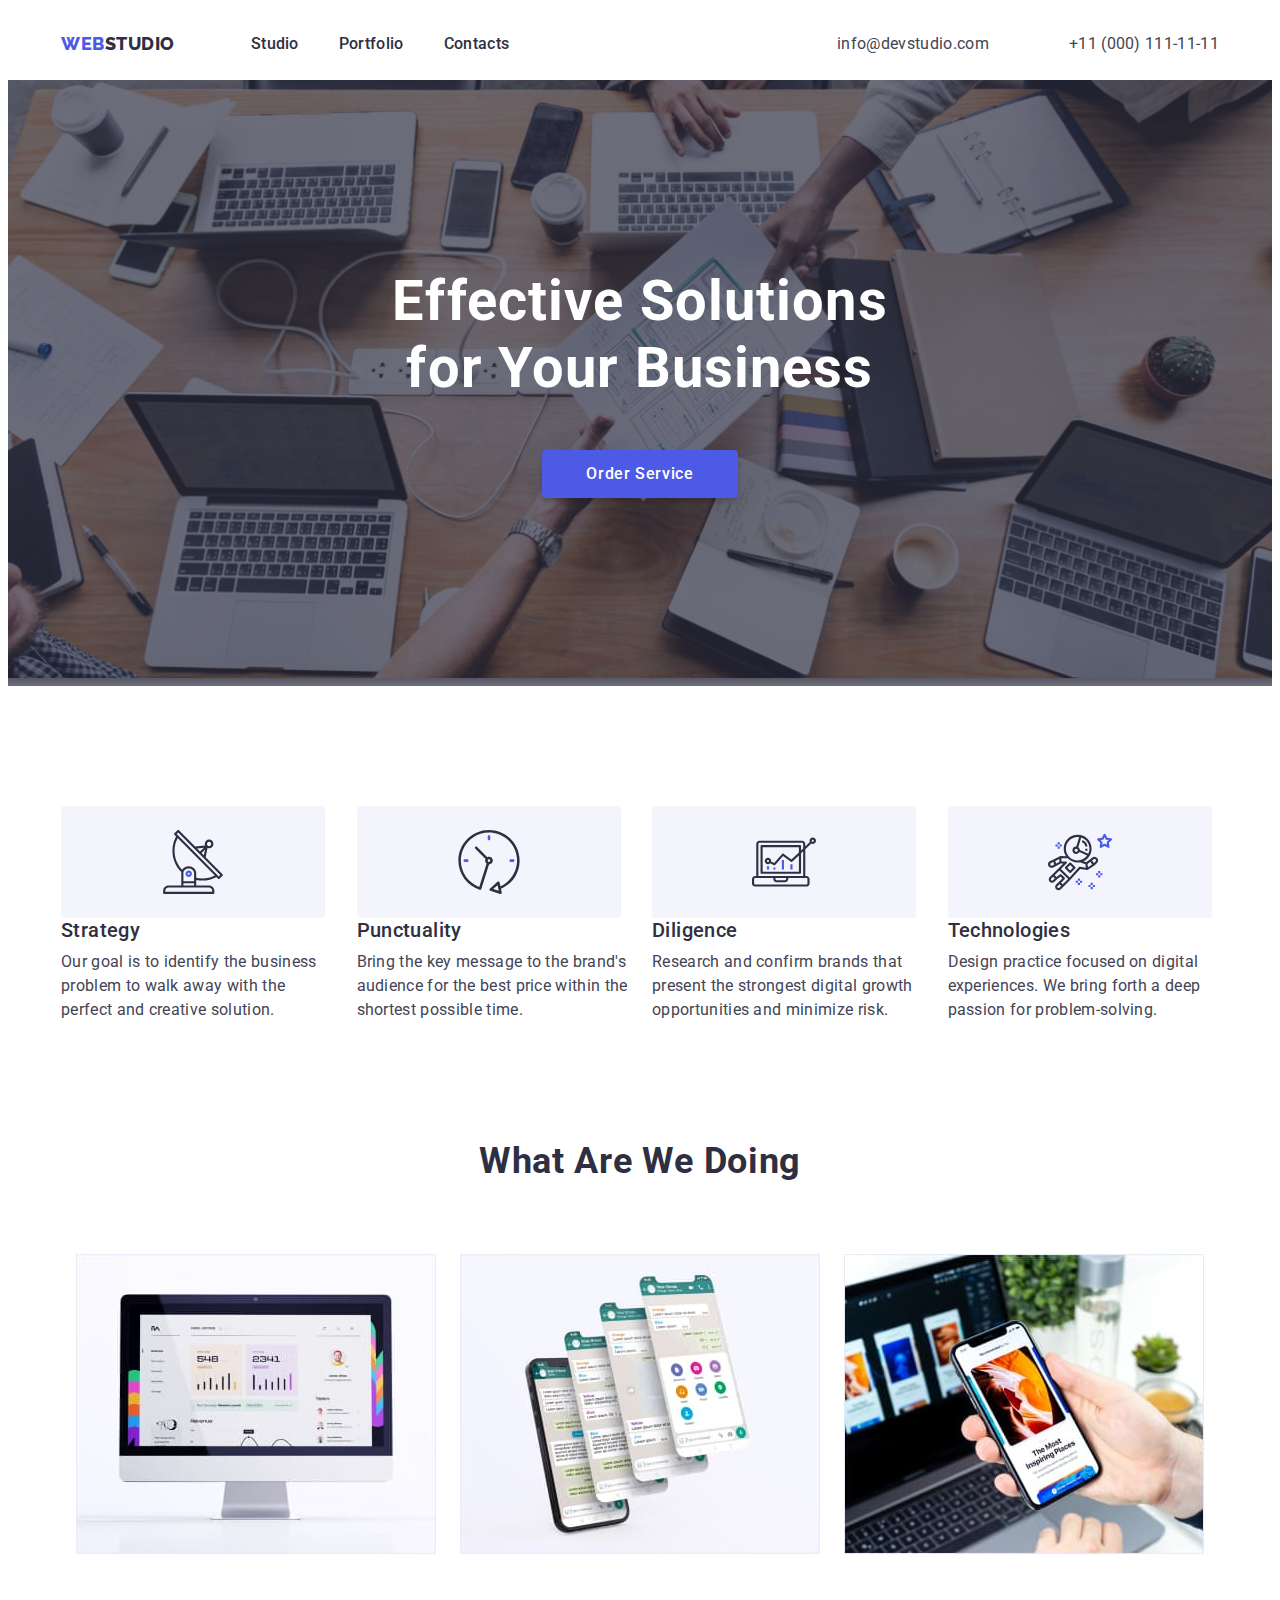
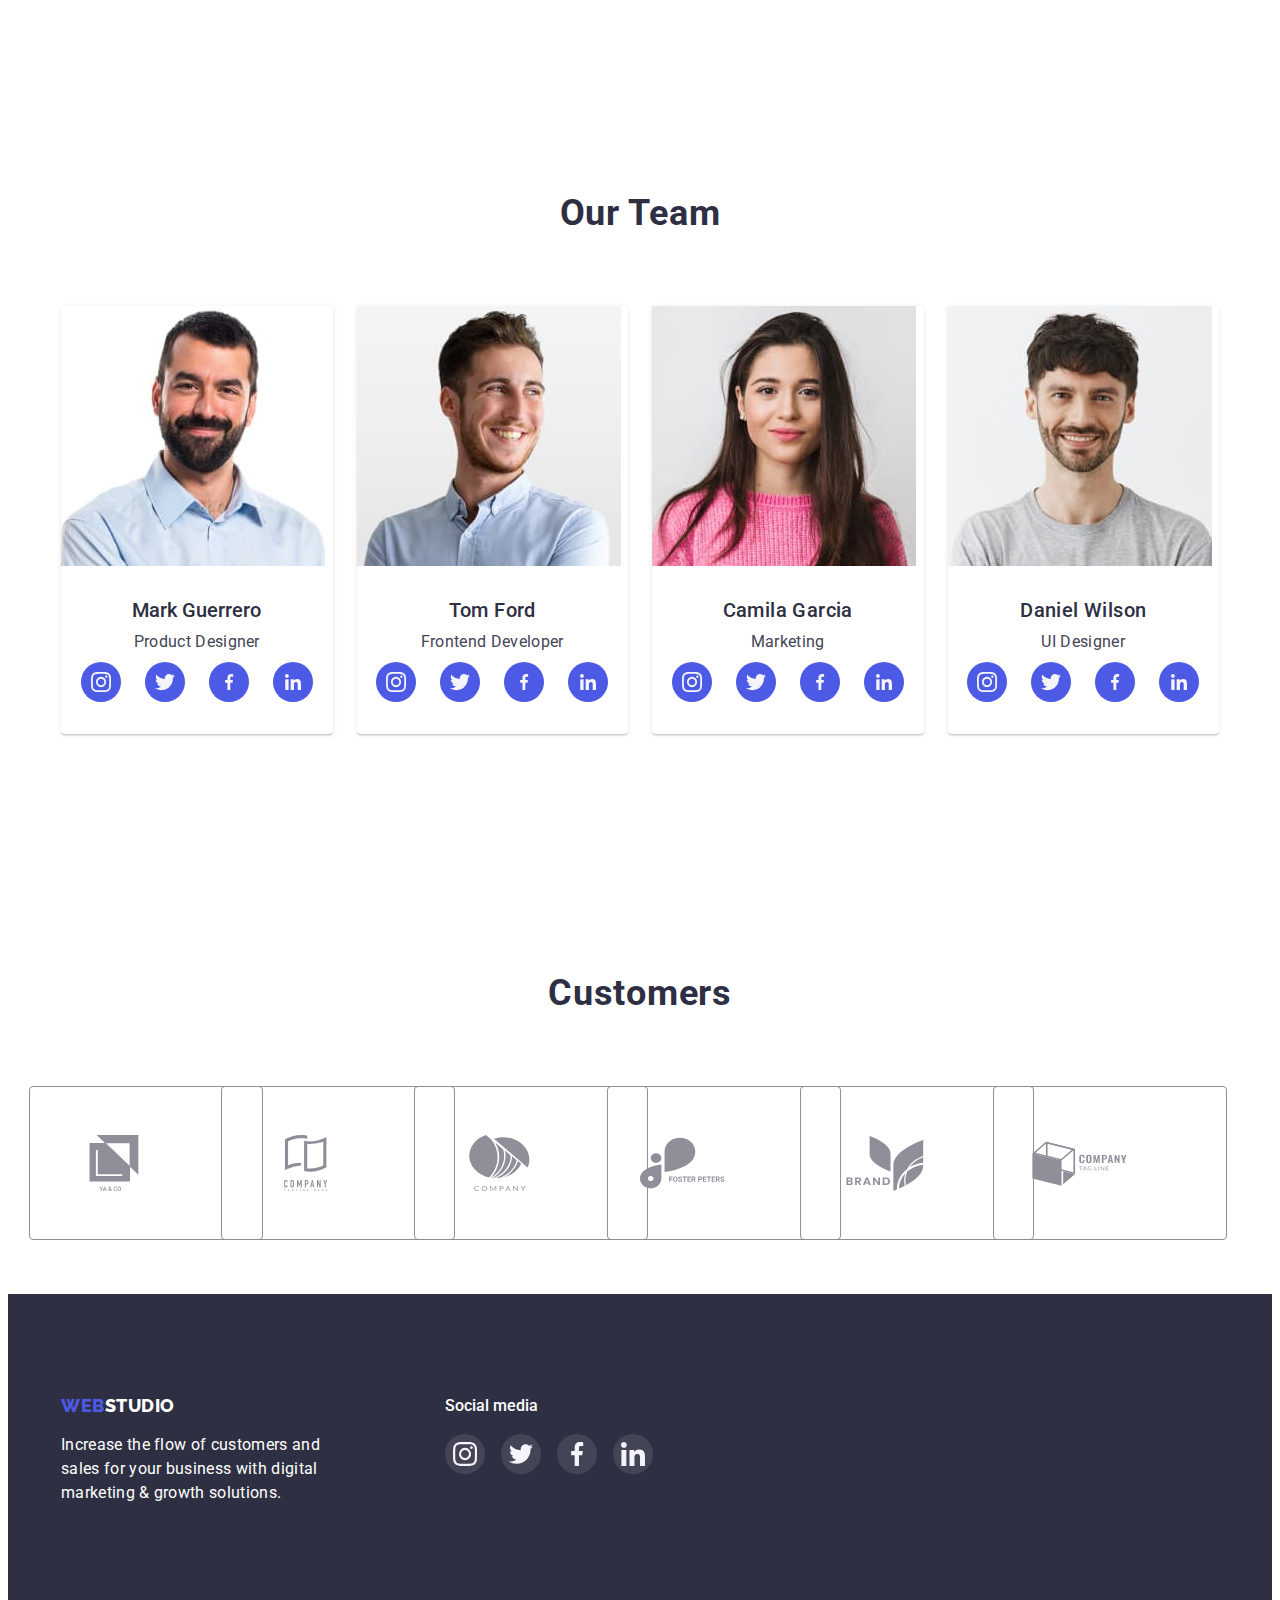
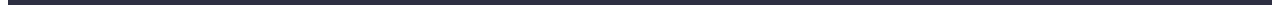
<file: index.html>
<!DOCTYPE html>
<html lang="en">
  <head>
    <meta charset="UTF-8" />
    <meta http-equiv="X-UA-Compatible" content="IE=edge" />
    <meta name="viewport" content="width=device-width, initial-scale=1.0" />
    <title>web-studia</title>

    <link
      rel="stylesheet"
      href="https://cdnjs.cloudflare.com/ajax/libs/modern-normalize/1.1.0/modern-normalize.min.css"
      integrity="sha512-wpPYUAdjBVSE4KJnH1VR1HeZfpl1ub8YT/NKx4PuQ5NmX2tKuGu6U/JRp5y+Y8XG2tV+wKQpNHVUX03MfMFn9Q=="
      crossorigin="anonymous"
      referrerpolicy="no-referrer"
    />
    <link rel="preconnect" href="https://fonts.googleapis.com" />
    <link rel="preconnect" href="https://fonts.gstatic.com" crossorigin />
    <link rel="preconnect" href="https://fonts.googleapis.com" />
    <link rel="preconnect" href="https://fonts.gstatic.com" crossorigin />
    <link
      href="https://fonts.googleapis.com/css2?family=Montserrat:wght@400;700&family=Open+Sans:ital@1&family=Raleway:wght@800&family=Roboto:wght@400;500;700&display=swap"
      rel="stylesheet"
    />
    <link rel="stylesheet" href="./css/styles.css" />
  </head>
  <body>
    <header class="header">
      <div class="container header-container">
        <nav class="header-navigation">
          <a href="./portfolio.html" class="logo link"
            >Web<span class="second-logo link">Studio</span>
          </a>
          <ul class="header-list list">
            <li class="header-item">
              <a href="./portfolio.html" class="header-link link">Studio</a>
            </li>
            <li class="header-item">
              <a href="./portfolio.html" class="header-link link">Portfolio</a>
            </li>
            <li class="header-item">
              <a href="./portfolio.html" class="header-link link">Contacts</a>
            </li>
          </ul>
        </nav>
        <address class="header-address">
          <ul class="header-list list">
            <li>
              <a href="mailto:info@devstudio.com" class="header-email link"
                >info@devstudio.com</a
              >
            </li>
            <li>
              <a href="tel:+110001111111" class="header-tel link"
                >+11 (000) 111-11-11</a
              >
            </li>
          </ul>
        </address>
      </div>
    </header>
    <main>
      <!-- Hero-section -->
      <section class="section hero">
        <div class="container">
          <h1 class="hero-efectiv-sol">
            Effective Solutions for Your Business
          </h1>
          <button type="button" class="hero-btn">Order Service</button>
        </div>
      </section>
      <!--/Hero-section -->

      <!-- Section-about -->
      <section class="section about">
        <div class="container">
          <ul class="goal-list">
            <li class="about-item">
              <div class="about-sizes">
                <svg class="about-item-icon" width="64" height="64">
                  <use
                    href="./images/symbol-defs-3.svg#icon-icon-Icon-Strategy"
                  ></use>
                </svg>
              </div>
              <h3 class="about-title">Strategy</h3>
              <p class="about-text">
                Our goal is to identify the business problem to walk away with
                the perfect and creative solution.
              </p>
            </li>
            <li class="about-item">
              <div class="about-sizes">
                <svg class="about-item-icon" width="64" height="64">
                  <use
                    href="./images/symbol-defs-3.svg#icon-icon-Icon-Punctuality"
                  ></use>
                </svg>
              </div>
              <h3 class="about-title">Punctuality</h3>
              <p class="about-text">
                Bring the key message to the brand's audience for the best price
                within the shortest possible time.
              </p>
            </li>
            <li class="about-item">
              <div class="about-sizes">
                <svg class="about-item-icon" width="64" height="64">
                  <use
                    href="./images/symbol-defs-3.svg#icon-icon-Icon-Diligence"
                  ></use>
                </svg>
              </div>
              <h3 class="about-title">Diligence</h3>
              <p class="about-text">
                Research and confirm brands that present the strongest digital
                growth opportunities and minimize risk.
              </p>
            </li>
            <li class="about-item">
              <div class="about-sizes">
                <svg class="about-item-icon" width="64" height="64">
                  <use
                    href="./images/symbol-defs-3.svg#icon-icon-Icon-Technologies"
                  ></use>
                </svg>
              </div>
              <h3 class="about-title">Technologies</h3>
              <p class="about-text">
                Design practice focused on digital experiences. We bring forth a
                deep passion for problem-solving.
              </p>
            </li>
          </ul>
        </div>
      </section>
      <!-- /Section-about -->

      <!-- Section-doing-->
      <section class="section section-doing">
        <div class="container">
          <h2 class="section-doing-doing">What are we doing</h2>
          <ul class="section-doing list">
            <li class="doing-iteam">
              <img
                src="./images/about-img-1.jpg.jpg"
                alt="site"
                width="360"
                height="300"
              />
            </li>
            <li class="doing-iteam">
              <img
                src="./images/about-img-3.jpg.jpg"
                alt="what are we doing"
                width="360"
                height="300"
              />
            </li>
            <li class="doing-iteam">
              <img
                src="./images/about-img-2.jpg.jpg"
                alt="what are we doing"
                width="360"
                height="300"
              />
            </li>
          </ul>
        </div>
      </section>
      <!-- /Section-doing -->

      <!-- Section-Our team -->
      <section class="section our-team">
        <div class="container">
          <h2 class="our-tam-team">Our Team</h2>
          <ul class="our-team-list list">
            <li class="our-team-background">
              <img
                src="./images/about-img-4.jpg.jpg"
                alt="our team"
                width="264"
              />
              <div class="our-team-sizes">
                <h3 class="our-team-name-first">Mark Guerrero</h3>
                <p class="our-team-job">Product Designer</p>
                <ul class="our-team-social-list list">
                  <li class="team-social-item">
                    <a href="" class="team-social-link link">
                      <svg class="teams-social-icon" width="20" height="20">
                        <use
                          href="./images/symbol-defs.svg#icon-instagram-2"
                        ></use>
                      </svg>
                    </a>
                  </li>
                  <li class="team-social-item">
                    <a href="" class="team-social-link link"
                      ><svg class="teams-social-icon" width="20" height="20">
                        <use
                          href="./images/symbol-defs.svg#icon-twitter-4"
                        ></use>
                      </svg>
                    </a>
                  </li>
                  <li class="team-social-item">
                    <a href="" class="team-social-link link"
                      ><svg
                        class="teams-social-icon"
                        width="
                      16"
                        height="
                      16"
                      >
                        <use
                          href="./images/symbol-defs.svg#icon-facebook-1"
                        ></use>
                      </svg>
                    </a>
                  </li>
                  <li class="team-social-item">
                    <a href="" class="team-social-link link"
                      ><svg class="teams-social-icon" width="16" height="16">
                        <use
                          href="./images/symbol-defs.svg#icon-linkedin-3"
                        ></use>
                      </svg>
                    </a>
                  </li>
                </ul>
              </div>
            </li>
            <li class="our-team-background">
              <img
                src="./images/about-img-5.jpg.jpg"
                alt="our team"
                width="264"
              />
              <div class="our-team-sizes">
                <h3 class="our-team-name-sec">Tom Ford</h3>
                <p class="our-team-job">Frontend Developer</p>
                <ul class="our-team-social-list list">
                  <li class="team-social-item">
                    <a href="" class="team-social-link link">
                      <svg class="teams-social-icon" width="20" height="20">
                        <use
                          href="./images/symbol-defs.svg#icon-instagram-2"
                        ></use>
                      </svg>
                    </a>
                  </li>
                  <li class="team-social-item">
                    <a href="" class="team-social-link link"
                      ><svg class="teams-social-icon" width="20" height="20">
                        <use
                          href="./images/symbol-defs.svg#icon-twitter-4"
                        ></use>
                      </svg>
                    </a>
                  </li>
                  <li class="team-social-item">
                    <a href="" class="team-social-link link"
                      ><svg
                        class="teams-social-icon"
                        width="
                      16"
                        height="16"
                      >
                        <use
                          href="./images/symbol-defs.svg#icon-facebook-1"
                        ></use>
                      </svg>
                    </a>
                  </li>
                  <li class="team-social-item">
                    <a href="" class="team-social-link link"
                      ><svg class="teams-social-icon" width="16" height="16">
                        <use
                          href="./images/symbol-defs.svg#icon-linkedin-3"
                        ></use>
                      </svg>
                    </a>
                  </li>
                </ul>
              </div>
            </li>
            <li class="our-team-background">
              <img
                src="./images/about-img-6.jpg.jpg"
                alt="our team"
                width="264"
              />
              <div class="our-team-sizes">
                <h3 class="our-team-name-third">Camila Garcia</h3>
                <p class="our-team-job">Marketing</p>
                <ul class="our-team-social-list list">
                  <li class="team-social-item">
                    <a href="" class="team-social-link link">
                      <svg class="teams-social-icon" width="20" height="20">
                        <use
                          href="./images/symbol-defs.svg#icon-instagram-2"
                        ></use>
                      </svg>
                    </a>
                  </li>
                  <li class="team-social-item">
                    <a href="" class="team-social-link link"
                      ><svg class="teams-social-icon" width="20" height="20">
                        <use
                          href="./images/symbol-defs.svg#icon-twitter-4"
                        ></use>
                      </svg>
                    </a>
                  </li>
                  <li class="team-social-item">
                    <a href="" class="team-social-link link"
                      ><svg
                        class="teams-social-icon"
                        width="
                      16"
                        height="16"
                      >
                        <use
                          href="./images/symbol-defs.svg#icon-facebook-1"
                        ></use>
                      </svg>
                    </a>
                  </li>
                  <li class="team-social-item">
                    <a href="" class="team-social-link link"
                      ><svg class="teams-social-icon" width="16" height="16">
                        <use
                          href="./images/symbol-defs.svg#icon-linkedin-3"
                        ></use>
                      </svg>
                    </a>
                  </li>
                </ul>
              </div>
            </li>
            <li class="our-team-background">
              <img
                src="./images/about-img-7.jpg.jpg"
                alt="our team"
                width="264"
              />
              <div class="our-team-sizes">
                <h3 class="our-team-name-vier">Daniel Wilson</h3>
                <p class="our-team-job">UI Designer</p>
                <ul class="our-team-social-list list">
                  <li class="team-social-item">
                    <a href="" class="team-social-link link">
                      <svg class="teams-social-icon" width="20" height="20">
                        <use
                          href="./images/symbol-defs.svg#icon-instagram-2"
                        ></use>
                      </svg>
                    </a>
                  </li>
                  <li class="team-social-item">
                    <a href="" class="team-social-link link"
                      ><svg class="teams-social-icon" width="20" height="20">
                        <use
                          href="./images/symbol-defs.svg#icon-twitter-4"
                        ></use>
                      </svg>
                    </a>
                  </li>
                  <li class="team-social-item">
                    <a href="" class="team-social-link link"
                      ><svg
                        class="teams-social-icon"
                        width="
                      16"
                        height="16"
                      >
                        <use
                          href="./images/symbol-defs.svg#icon-facebook-1"
                        ></use>
                      </svg>
                    </a>
                  </li>
                  <li class="team-social-item">
                    <a href="" class="team-social-link link"
                      ><svg class="teams-social-icon" width="16" height="16">
                        <use
                          href="./images/symbol-defs.svg#icon-linkedin-3"
                        ></use>
                      </svg>
                    </a>
                  </li>
                </ul>
              </div>
            </li>
          </ul>
        </div>
      </section>
      <!-- /Section-Our team -->

      <!-- customers -->
      <section class="customers">
        <div class="container">
          <h2 class="customers-title">Customers</h2>
          <ul class="customers-list list">
            <li class="customers-iteam">
              <a href="" class="customers-link link">
                <svg class="customers-icon" width="104" height="56">
                  <use href="./images/symbol-defs-2.svg#icon-yaco"></use>
                </svg>
              </a>
            </li>
            <li class="customers-iteam">
              <a href="" class="customers-link link">
                <svg class="customers-icon" width="104" height="56">
                  <use href="./images/symbol-defs-2.svg#icon-companytag"></use>
                </svg>
              </a>
            </li>
            <li class="customers-iteam">
              <a href="" class="customers-link">
                <svg class="customers-icon" width="104" height="56">
                  <use href="./images/symbol-defs-2.svg#icon-company"></use>
                </svg>
              </a>
            </li>
            <li class="customers-iteam">
              <a href="" class="customers-link">
                <svg class="customers-icon" width="104" height="56">
                  <use
                    href="./images/symbol-defs-2.svg#icon-fosterpeters"
                  ></use>
                </svg>
              </a>
            </li>
            <li class="customers-iteam">
              <a href="" class="customers-link">
                <svg class="customers-icon" width="104" height="56">
                  <use href="./images/symbol-defs-2.svg#icon-brand"></use>
                </svg>
              </a>
            </li>
            <li class="customers-iteam">
              <a href="" class="customers-link">
                <svg class="customers-icon" width="104" height="56">
                  <use href="./images/symbol-defs-2.svg#icon-company-2"></use>
                </svg>
              </a>
            </li>
          </ul>
        </div>
      </section>
      <!-- Section-last -->
      <footer class="section-last">
        <div class="container social-container">
          <div>
            <a href="./portfolio.html" class="logo link"
              >Web<span class="second-logoSecc link">Studio</span>
            </a>
            <p class="section-last-last">
              Increase the flow of customers and sales for your business with
              digital marketing & growth solutions.
            </p>
          </div>
          <div class="last-social">
            <h2 class="last-social-text">Social media</h2>
            <ul class="last-list list">
              <li class="last-list-item">
                <a href="" class="last-list-link">
                  <svg class="last-list-icon" width="24" height="24">
                    <use href="./images/symbol-defs.svg#icon-instagram-2"></use>
                  </svg>
                </a>
              </li>
              <li class="last-list-item">
                <a href="" class="last-list-link">
                  <svg class="last-list-icon" width="24" height="24">
                    <use href="./images/symbol-defs.svg#icon-twitter-4"></use>
                  </svg>
                </a>
              </li>
              <li class="last-list-item">
                <a href="" class="last-list-link">
                  <svg class="last-list-icon" width="24" height="24">
                    <use href="./images/symbol-defs.svg#icon-facebook-1"></use>
                  </svg>
                </a>
              </li>
              <li class="last-list-item">
                <a href="" class="last-list-link">
                  <svg class="last-list-icon" width="24" height="24">
                    <use href="./images/symbol-defs.svg#icon-linkedin-3"></use>
                  </svg>
                </a>
              </li>
            </ul>
          </div>
        </div>
        <!-- /Section-last -->
      </footer>
    </main>
  </body>
</html>
</file>
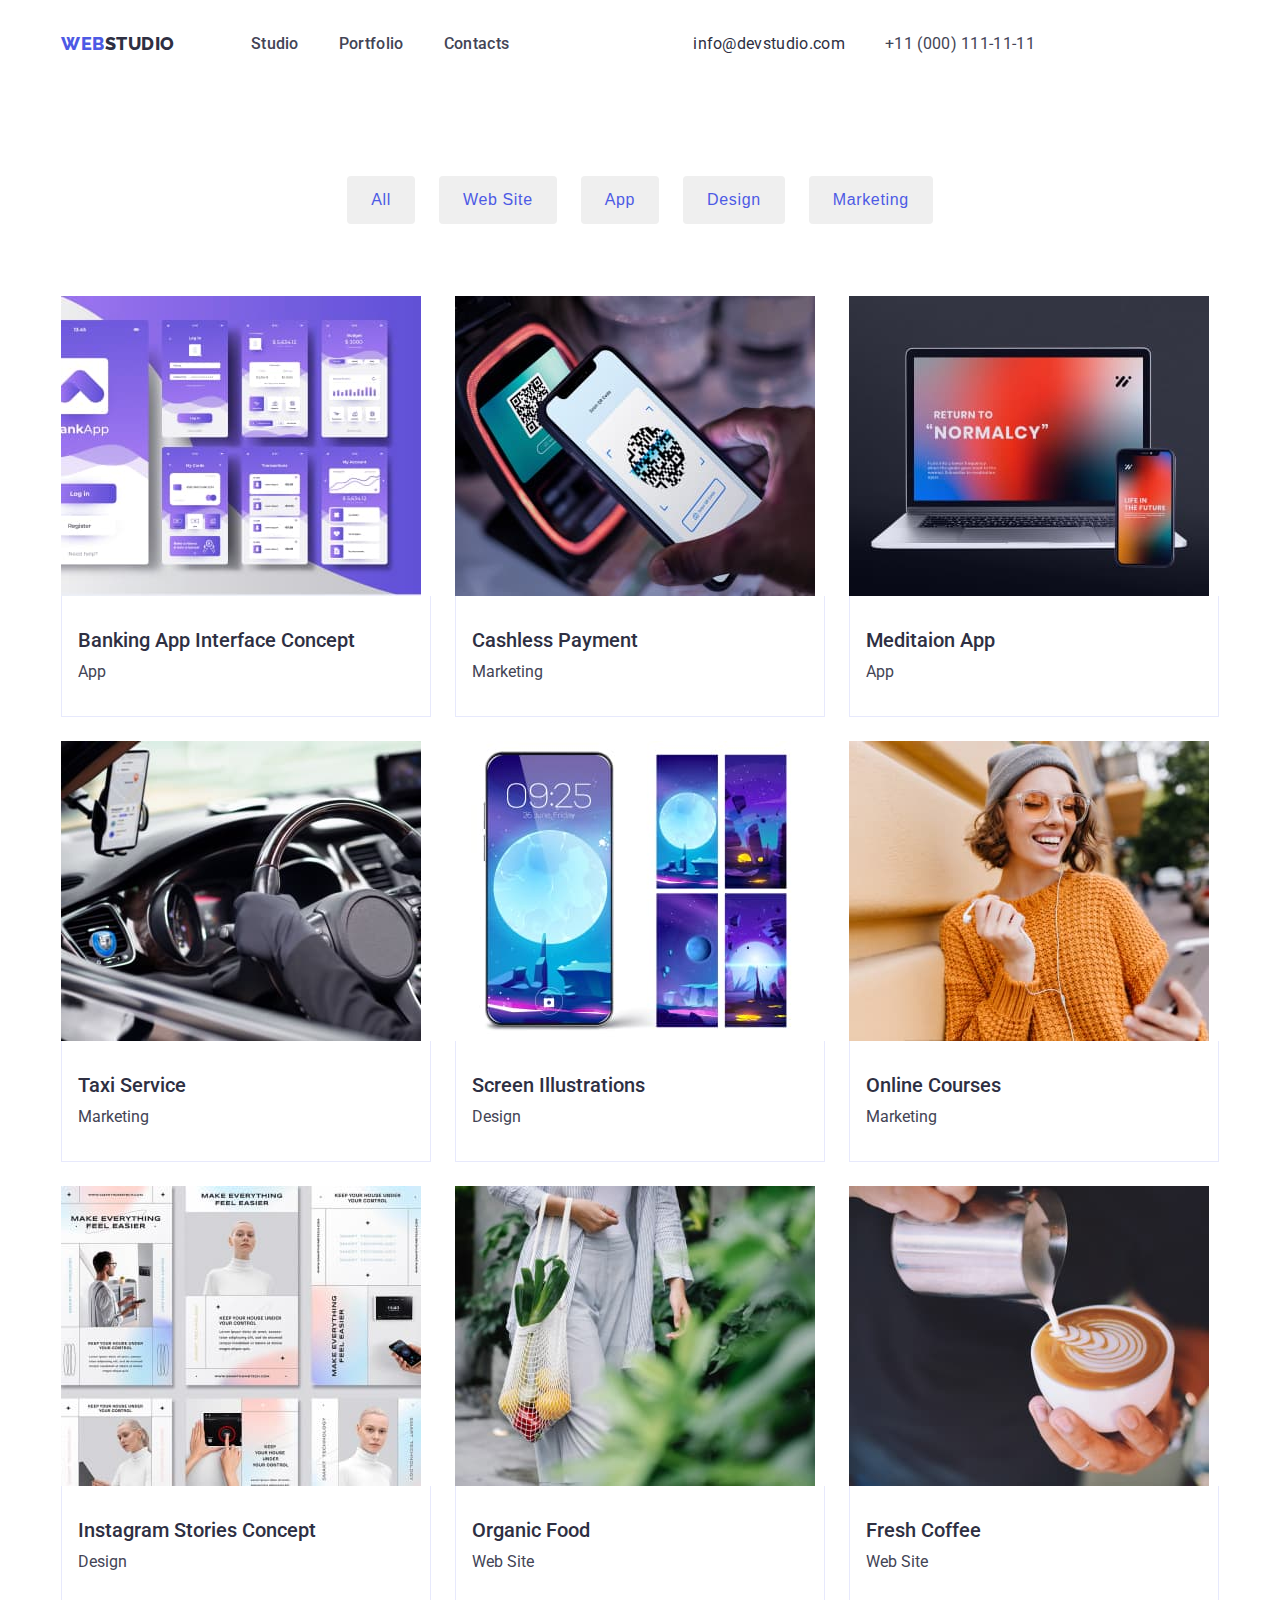
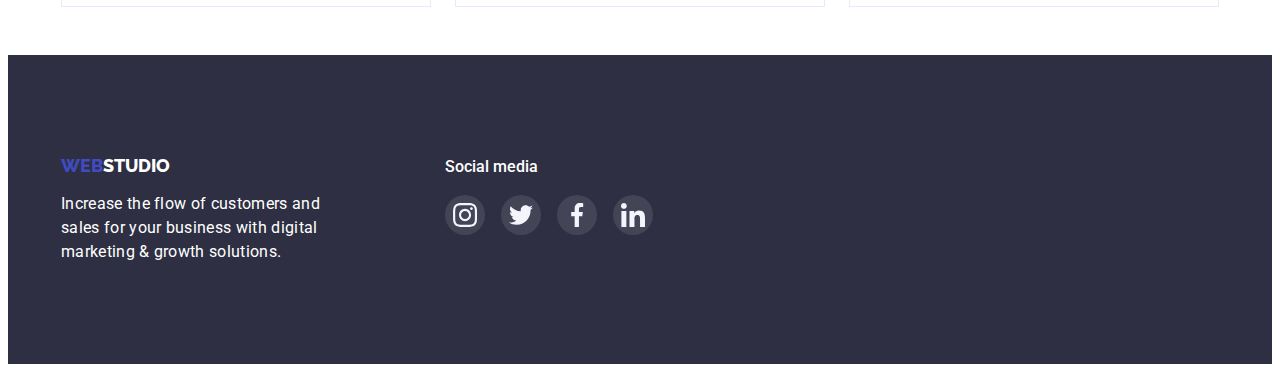
<file: portfolio.html>
<!DOCTYPE html>
<html lang="en">
  <head>
    <meta charset="UTF-8" />
    <meta http-equiv="X-UA-Compatible" content="IE=edge" />
    <meta name="viewport" content="width=device-width, initial-scale=1.0" />
    <title>portfolio</title>

    <link
      rel="stylesheet"
      href="https://cdnjs.cloudflare.com/ajax/libs/modern-normalize/1.1.0/modern-normalize.min.css"
      integrity="sha512-wpPYUAdjBVSE4KJnH1VR1HeZfpl1ub8YT/NKx4PuQ5NmX2tKuGu6U/JRp5y+Y8XG2tV+wKQpNHVUX03MfMFn9Q=="
      crossorigin="anonymous"
      referrerpolicy="no-referrer"
    />
    <link rel="preconnect" href="https://fonts.googleapis.com" />
    <link rel="preconnect" href="https://fonts.gstatic.com" crossorigin />
    <link rel="preconnect" href="https://fonts.googleapis.com" />
    <link rel="preconnect" href="https://fonts.gstatic.com" crossorigin />
    <link
      href="https://fonts.googleapis.com/css2?family=Montserrat:wght@400;700&family=Open+Sans:ital@1&family=Raleway:wght@800&family=Roboto:wght@400;500;700&display=swap"
      rel="stylesheet"
    />
    <link rel="stylesheet" href="./css/styles.css" />
  </head>
  <body>
    <header class="Header">
      <div class="container Header-container">
        <nav class="header-navigation-sec">
          <a href="./index.html" class="logovier link"
            >Web<span class="second-logovier link">Studio</span>
          </a>
          <ul class="header-list list2">
            <li class="header-item2">
              <a href="./index.html" class="header-link2 link">Studio</a>
            </li>
            <li class="header-item2">
              <a href="./index.html" class="header-link2 link">Portfolio</a>
            </li>
            <li class="header-item2">
              <a href="./index.html" class="header-link2 link">Contacts</a>
            </li>
          </ul>
        </nav>
        <address class="Header-address">
          <ul class="header-list list2">
            <li>
              <a href="mailto:info@devstudio.com" class="header-emaill link"
                >info@devstudio.com</a
              >
            </li>
            <li>
              <a href="tel:+110001111111" class="header-tell link"
                >+11 (000) 111-11-11</a
              >
            </li>
          </ul>
        </address>
      </div>
    </header>
    <main>
      <!-- Portfolio -->
      <section class="portfolio-menu-Nav-2">
        <div class="container portfolio-conatiner">
          <h1 class="visually-hidden">portfolio</h1>
          <ul class="portfolio-navigation list2">
            <li class="portfolio-menu-li list">
              <button type="button" class="portfolio-menu-list">All</button>
            </li>
            <li class="portfolio-menu-li">
              <button type="button" class="portfolio-menu-list">
                Web Site
              </button>
            </li>
            <li class="portfolio-menu-li">
              <button type="button" class="portfolio-menu-list">App</button>
            </li>
            <li>
              <button type="button" class="portfolio-menu-list">Design</button>
            </li>
            <li class="portfolio-menu-li">
              <button type="button" class="portfolio-menu-list">
                Marketing
              </button>
            </li>
          </ul>
          <ul class="portfolio-list">
            <li class="portfolio-list-iteam">
              <a href="" class="portfolio-link link">
                <img
                  src="./images/about-img-8.jpg.jpg"
                  width="360"
                  alt="site"
                />
                <div class="works-title">
                  <h3 class="Project-title">Banking App Interface Concept</h3>
                  <p class="Project-text">App</p>
                </div>
              </a>
            </li>
            <li class="portfolio-list-iteam">
              <a href="" class="portfolio-link link">
                <img
                  src="./images/about-img-9.jpg.jpg"
                  width="360"
                  alt="site"
                />
                <div class="works-title">
                  <h3 class="Project-title">Cashless Payment</h3>
                  <p class="Project-text">Marketing</p>
                </div>
              </a>
            </li>
            <li class="portfolio-list-iteam">
              <a href="" class="portfolio-link link">
                <img
                  src="./images/about-img-10.jpg.jpg"
                  width="360"
                  alt="site"
                />
                <div class="works-title">
                  <h3 class="Project-title">Meditaion App</h3>
                  <p class="Project-text">App</p>
                </div>
              </a>
            </li>
            <li class="portfolio-list-iteam">
              <a href="" class="portfolio-link link">
                <img
                  src="./images/about-img-11.jpg.jpg"
                  width="360"
                  alt="site"
                />
                <div class="works-title">
                  <h3 class="Project-title">Taxi Service</h3>
                  <p class="Project-text">Marketing</p>
                </div>
              </a>
            </li>
            <li class="portfolio-list-iteam">
              <a href="" class="portfolio-link link">
                <img
                  src="./images/about-img-12.jpg.jpg"
                  width="360"
                  alt="site"
                />
                <div class="works-title">
                  <h3 class="Project-title">Screen Illustrations</h3>
                  <p class="Project-text">Design</p>
                </div>
              </a>
            </li>
            <li class="portfolio-list-iteam">
              <a href="" class="portfolio-link link">
                <img
                  src="./images/about-img-13.jpg.jpg"
                  width="360"
                  alt="site"
                />
                <div class="works-title">
                  <h3 class="Project-title">Online Courses</h3>
                  <p class="Project-text">Marketing</p>
                </div>
              </a>
            </li>
            <li class="portfolio-list-iteam">
              <a href="" class="portfolio-link link">
                <img
                  src="./images/about-img-14.jpg.jpg"
                  width="360"
                  alt="site"
                />
                <div class="works-title">
                  <h3 class="Project-title">Instagram Stories Concept</h3>
                  <p class="Project-text">Design</p>
                </div>
              </a>
            </li>
            <li class="portfolio-list-iteam">
              <a href="" class="portfolio-link link">
                <img
                  src="./images/about-img-15.jpg.jpg"
                  width="360"
                  alt="site"
                />
                <div class="works-title">
                  <h3 class="Project-title">Organic Food</h3>
                  <p class="Project-text">Web Site</p>
                </div>
              </a>
            </li>
            <li class="portfolio-list-iteam">
              <a href="" class="portfolio-link link">
                <img
                  src="./images/about-img-16.jpg.jpg"
                  width="360"
                  alt="site"
                />
                <div class="works-title">
                  <h3 class="Project-title">Fresh Coffee</h3>
                  <p class="Project-text">Web Site</p>
                </div>
              </a>
            </li>
          </ul>
        </div>
      </section>
      <!--/ Portfolio -->
      <!-- <Logo and Text -->
      <footer class="Logo">
        <div class="container portfolio-social-container">
          <div>
            <a href="./index.html" class="Logo-link"
              >Web<span class="second-Logo link">Studio</span>
            </a>
            <p class="Text">
              Increase the flow of customers and sales for your business with
              digital marketing & growth solutions.
            </p>
          </div>

          <div class="portfolio-last-social">
            <h2 class="portfolio-last-social-text">Social media</h2>
            <ul class="portfolio-last-list list">
              <li class="portfolio-last-list-item">
                <a href="" class="portfolio-last-list-link">
                  <svg class="portfolio-last-list-icon" width="24" height="24">
                    <use href="./images/symbol-defs.svg#icon-instagram-2"></use>
                  </svg>
                </a>
              </li>
              <li class="portfolio-last-list-item">
                <a href="" class="portfolio-last-list-link">
                  <svg class="portfolio-last-list-icon" width="24" height="24">
                    <use href="./images/symbol-defs.svg#icon-twitter-4"></use>
                  </svg>
                </a>
              </li>
              <li class="portfolio-last-list-item">
                <a href="" class="portfolio-last-list-link">
                  <svg class="portfolio-last-list-icon" width="24" height="24">
                    <use href="./images/symbol-defs.svg#icon-facebook-1"></use>
                  </svg>
                </a>
              </li>
              <li class="portfolio-last-list-item">
                <a href="" class="portfolio-last-list-link">
                  <svg class="portfolio-last-list-icon" width="24" height="24">
                    <use href="./images/symbol-defs.svg#icon-linkedin-3"></use>
                  </svg>
                </a>
              </li>
            </ul>
          </div>
        </div>
      </footer>
      <!-- /Logo and Text -->
    </main>
  </body>
</html>
</file>
<file: css/styles.css>
/* @font-face {
  font-family: "Open Sans";
  src: url(../fonts/OpenSans-Regular.ttf);
}
@font-face {
  font-family: "Open Sans Bold";
  src: url(../fonts/OpenSans-Bold.ttf); */
.element.style {
  font-style: normal;
}
body {
  font-family: "Roboto", "Helvetica Neue", "Verdana", "Tahoma", sans-serif;
}
:root {
  --main-title-color: #ffffff;
  --main-title-color2: #434455;
  --main-title-color3: #4d5ae5;
  --main-title-color4: #2e2f42;
  --main-title-color5: #404bbf;
  --main-title-color6: #4d5ae5;
  --main-title-color7: #31d0aa;
  --main-title-color8: #8e8f99;
  --main-title-color9: #404bbf;
  --main-title-color10: #f4f4fd;
  --main-title-color11: #e7e9fc;
}
img,
svg {
  max-width: 100%;
  display: block;
  height: auto;
}
.section {
  padding: 120px 0;
}
h1,
h2,
h3,
h4,
h5,
h6,
p,
ul {
  padding: 0;
  margin: 0;
}

.container {
  max-width: 1158px;
  margin-left: auto;
  padding-left: 15px;
  padding-right: 15px;
  margin-right: auto;
}
.list {
  list-style: none;
}
.link {
  text-decoration: none;
}
/* Header */
.header-address {
  font-style: normal;
}
.header {
  padding: 24px 0;
}
.header-container {
  display: flex;
  align-items: center;
  justify-content: space-between;
}
.header-navigation {
  display: flex;
  align-items: center;
}
.link {
  text-decoration: none;
}
.logo {
  font-family: "Raleway";
  font-weight: 800;
  font-size: 18px;
  line-height: 1.3;
  letter-spacing: 0.03em;
  text-transform: uppercase;

  color: var(--main-title-color3);
}
.second-logo {
  margin-right: 76px;
  color: var(--main-title-color4);
}

.header-list {
  gap: 40px;
  display: flex;
}
.header-item {
}
.header-link {
  font-weight: 500;
  font-size: 16px;
  line-height: 1.5;
  letter-spacing: 0.02em;
  color: var(--main-title-color4);
}
.header-link:hover,
.header-link:focus {
  color: var(--main-title-color3);
}

.header-email {
  margin-right: 40px;
  font-size: 16px;
  line-height: 1.5;

  letter-spacing: 0.02em;
  color: var(--main-title-color2);
}
.header-tel {
  font-size: 16px;
  line-height: 1.5;
  letter-spacing: 0.02em;
  color: var(--main-title-color2);
}
.header-email:hover,
.header-tel:hover,
.header-email:focus,
.header-tel:focus {
  color: var(--main-title-color3);
}
/* Header */
/* hero*/
.hero {
  padding-top: 188px;
  padding-bottom: 188px;
  flex-grow: 1;
  background-repeat: no-repeat;
  background-position: center;
  max-width: 1440px;
  margin: 0 auto;
  background-size: cover;
  background-image: linear-gradient(
      rgba(46, 47, 66, 0.7),
      rgba(46, 47, 66, 0.7)
    ),
    url(../images/about-img-17.jpg.jpg);
  /* background-color: var(--main-title-color4); */
}
.hero-efectiv-sol {
  margin: 0 auto;
  max-width: 496px;
  margin-bottom: 48px;
  text-align: left;
  font-size: 56px;
  line-height: 1.2;
  text-align: center;
  letter-spacing: 0.02em;
  color: var(--main-title-color);
}
.hero-btn {
  margin-left: auto;
  margin-right: auto;
  min-width: 196px;
  border: transparent;
  border-radius: 4px;
  padding: 12px 20px;
  margin: 0 auto;
  display: block;
  border-radius: 4px;
  cursor: pointer;
  font-family: "Roboto";
  font-weight: 500;
  font-size: 16px;
  line-height: 1.5;
  align-items: center;
  letter-spacing: 0.04em;
  color: var(--main-title-color);
  background: var(--main-title-color3);
  box-shadow: 0px 4px 4px rgba(0, 0, 0, 0.15);
  border-radius: 4px;
}
.hero-btn:focus,
.hero-btn:hover {
  color: var(--main-title-color5);
}
/* section about */
.about {
  flex-wrap: wrap;
  display: flex;
  gap: 24px;

  list-style: none;
}
.about-sizes {
  display: flex;
  background-color: var(--main-title-color10);
  border-radius: 4px;
  justify-content: center;
  align-items: center;
  width: 264px;
  height: 112px;
}

.about-hidden {
}
.goal-list {
  display: flex;
  list-style: none;
  gap: 24px;
}
.about-item {
  flex-basis: calc((100% - 72px) / 4);
}
.about-title {
  font-weight: 500;
  font-size: 20px;
  line-height: 1.2;
  letter-spacing: 0.02em;
  color: var(--main-title-color4);
}
.about-text {
  margin-top: 8px;
  font-size: 16px;
  line-height: 1.5;
  letter-spacing: 0.02em;
  color: var(--main-title-color2);
}
/*section about*/
/* section doing */
.section-doing {
  padding-top: 0;
  flex-wrap: wrap;
  display: flex;
  gap: 24px;
}
.doing-iteam {
  flex-basis: calc((100% - 48px) / 3);
}
.section-doing-doing {
  margin-bottom: 72px;
  text-align: center;
  font-size: 36px;
  line-height: 1.1;
  letter-spacing: 0.02em;
  color: var(--main-title-color4);
  text-transform: capitalize;
}

/* section doing */

/* section Our team */
.our-team {
}
.our-team-social-list {
  display: flex;
  gap: 24px;
  justify-content: center;
}

.team-social-item {
  width: 40px;

  height: 40px;
}

.team-social-link {
  display: flex;
  justify-content: center;
  align-items: center;
  width: 100%;
  height: 100%;
  border-radius: 50%;
  background-color: var(--main-title-color6);
}
.team-social-link:hover {
  background-color: var(--main-title-color7);
  color: var(--main-title-color);
}
.team-social-link:focus {
  color: var(--main-title-color);
  background-color: var(--main-title-color7);
}
.our-team-sizes {
  padding-top: 32px;
  padding-bottom: 32px;
}
.our-team-list {
  margin: 0 auto;
  text-align: center;
  display: flex;
  gap: 24px;
}
.our-team-background {
  flex-basis: calc((100% - 72px) / 4);
  text-align: center;
  background-color: var(--main-title-color);
  background: var(--main-title-color);
  box-shadow: 0px 1px 6px rgba(46, 47, 66, 0.08),
    0px 1px 1px rgba(46, 47, 66, 0.16), 0px 2px 1px rgba(46, 47, 66, 0.08);
  border-radius: 0px 0px 4px 4px;
}
.our-tam-team {
  padding-bottom: 72px;
  margin: 0 auto;
  text-align: center;
  font-size: 36px;
  line-height: 1.1;
  letter-spacing: 0.02em;
  text-transform: capitalize;

  color: var(--main-title-color4);
}
.our-team-name-sec {
  margin-bottom: 8px;
  font-weight: 500;
  font-size: 20px;
  line-height: 1.2;
  letter-spacing: 0.02em;
  color: var(--main-title-color4);
}
.our-team-name-third {
  margin-bottom: 8px;
  font-weight: 500;
  font-size: 20px;
  line-height: 1.2;
  letter-spacing: 0.02em;
  color: var(--main-title-color4);
}
.our-team-name-vier {
  margin-bottom: 8px;
  font-weight: 500;
  font-size: 20px;
  line-height: 1.2;
  letter-spacing: 0.02em;
  color: var(--main-title-color4);
}

.our-team-name-first {
  margin-bottom: 8px;
  margin-bottom: 8px;
  font-weight: 500;
  font-size: 20px;
  line-height: 1.2;
  color: var(--main-title-color4);
}
.our-team-job {
  margin-bottom: 8px;
  font-size: 16px;
  line-height: 1.5;
  letter-spacing: 0.02em;

  color: var(--main-title-color2);
}
/* sectoin Our team */
/* customers */
.customers {
  padding: 120px 0;
}
.customers-title {
  color: var(--main-title-color4);
  font-style: normal;
  font-weight: 700;
  font-size: 36px;
  line-height: 1.11;
  text-align: center;
  letter-spacing: 0.02em;
  text-transform: capitalize;
  margin-bottom: 72px;
}
.customers-list {
  align-items: center;
  display: flex;
  flex-wrap: wrap;
  gap: 24px;
}
.customers-icon {
  fill: currentColor;
}
.customers-iteam {
  width: 168px;
  width: calc((100% - 144px) / 6);
  height: 88px;
}
.customers-link {
  display: flex;
  justify-self: center;
  align-items: center;
  border-radius: 4px;
  width: 168px;
  height: 88px;
  padding: 32px;

  border: 1px solid var(--main-title-color8);
  color: var(--main-title-color8);
}
.customers-link:is(:hover, :focus) {
  border-color: var(--main-title-color9);
  color: var(--main-title-color9);
}
.customers-icon {
}

/* /customers */
/* section last */
.section-last {
  padding-top: 100px;
  padding-bottom: 100px;

  background-color: var(--main-title-color4);
}

.section-last-last {
  margin-top: 16px;
  max-width: 264px;
  font-size: 16px;
  line-height: 1.5;
  letter-spacing: 0.02em;
  color: var(--main-title-color);
}
.logoSec {
  margin-bottom: 16px;
  font-weight: 800;
  font-size: 18px;
  line-height: 1.17;
  letter-spacing: 0.03em;
  text-transform: uppercase;
  color: var(--main-title-color3);
}

.link {
  text-decoration: none;
}
.second-logoSecc {
  margin-bottom: 16px;

  color: var(--main-title-color);
}
.last-social {
  padding-left: 120px;
  margin-left: 120px 0;
}
.last-social-text {
  font-weight: 500;
  font-size: 16px;
  line-height: 1.5;
  color: var(--main-title-color);
  margin-bottom: 16px;
}
.last-list {
  display: flex;
  gap: 16px;
}
.social-container {
  display: flex;
}
.last-list-item {
  display: flex;
}
.last-list-link {
  display: flex;
  justify-content: center;
  align-items: center;
  fill: var(--main-title-color10);
  width: 40px;
  height: 40px;
  border-radius: 50%;
  background: rgba(255, 255, 255, 0.1);
}
.last-list-link:hover {
  background-color: var(--main-title-color7);
  color: var(--main-title-color);
}
.last-list-link:focus {
  color: var(--main-title-color);
  background-color: var(--main-title-color7);
}
.last-list-icon {
}
/* section last */

/* 2 етап */
.element.style {
  font-style: normal;
}

.link2 {
  text-decoration: none;
}
.list2 {
  list-style: none;
}

/* Header */
.Header-address {
  font-style: normal;
  margin: 0 auto;
}
.logovier {
  font-family: "Raleway";
  font-weight: 800;
  font-size: 18px;
  line-height: 1.3;
  letter-spacing: 0.03em;
  text-transform: uppercase;
  list-style: none;
  text-decoration: none;
  font-style: normal;

  color: var(--main-title-color3);
}
.Header {
  padding: 24px 0;
}

.second-logovier {
  margin-right: 76px;
  color: var(--main-title-color4);
}
.Header-container {
  display: flex;
  align-items: center;
}
.header-navigation-sec {
  display: flex;
  align-items: center;
}

.header-list {
  gap: 40px;
  display: flex;
}

.header-link2 {
  font-weight: 500;
  font-size: 16px;
  line-height: 1.5;
  letter-spacing: 0.02em;
  color: var(--main-title-color2);
}
.header-link2:hover,
.header-link2:focus {
  color: var(--main-title-color3);
}

.header-emaill {
  margin-bottom: 40px;
  font-size: 16px;
  line-height: 1.5;
  color: var(--main-title-color4);
  letter-spacing: 0.02em;
}
.header-emaill:hover,
.header-tell:hover,
.header-emaill:focus,
.header-tell:focus {
  color: var(--main-title-color5);
}
.header-tell {
  font-size: 16px;
  line-height: 1.5;

  letter-spacing: 0.02em;

  color: var(--main-title-color2);
}
.header-emaill:hover,
.header-emaill:focus,
.header-tell:hover,
.header-tell:focus {
  color: var(--main-title-color3);
}

/* <!-- Portfolio --> */
.portfolio-menu-Nav-2 {
}
.portfolio-navigation {
  display: flex;
  gap: 24px;
  justify-content: center;
  padding-top: 96px;
  padding-bottom: 72px;
}
.visually-hidden {
  position: absolute;
  top: -150%;
  z-index: -100;
  width: 0;
  height: 0;
  opacity: 0;
  visibility: hidden;
  user-select: none;
  pointer-events: none;
  cursor: none;
  margin: 0;
  padding: 0;
  overflow: hidden;
  border: none;
  outline: none;
  white-space: nowrap;
}

.portfolio-menu-list {
  padding-left: 24px;
  padding-right: 24px;
  padding-top: 12px;
  padding-bottom: 12px;
  margin-left: auto;
  margin-right: auto;
  border: transparent;
  border-radius: 4px;
  font-style: normal;
  font-weight: 500;
  font-size: 16px;
  line-height: 1.5;
  color: var(--main-title-color3);
  cursor: pointer;
  letter-spacing: 0.04em;
}
.portfolio-menu-list:hover,
.portfolio-menu-list:focus {
  background-color: var(--main-title-color5);
  color: var(--main-title-color);
  box-shadow: 0px 3px 1px rgba(0, 0, 0, 0.1), 0px 2px 1px rgba(0, 0, 0, 0.08),
    0px 2px 2px rgba(0, 0, 0, 0.12);
}

.Project-list-2 {
}
.portfolio-list-iteam {
  flex-basis: calc((100% - 48px) / 3);
}

.works-title {
  border: 1px solid var(--main-title-color11);
  padding: 32px 0 32px 16px;
  border-top: none;
}
.Project-container {
}
.Project {
}
.portfolio-list {
  flex-wrap: wrap;
  gap: 24px;
  display: flex;
  list-style: none;
  box-sizing: border-box;
  max-width: 100%;
  height: auto;
  padding: 0;
  margin-bottom: 48px;
}
.Project-title {
  margin-bottom: 8px;
  font-weight: 500;
  font-size: 20px;
  line-height: 1.2;
  color: var(--main-title-color4);
}
.Project-text {
  font-weight: 400;
  font-size: 16px;
  line-height: 1.5;
  color: var(--main-title-color2);
}

.portfolio-link:hover,
.portfolio-link:focus {
  display: block;
  box-shadow: 0px 1px 6px rgba(46, 47, 66, 0.08),
    0px 1px 1px rgba(46, 47, 66, 0.16), 0px 2px 1px rgba(46, 47, 66, 0.08);
}

/* / Portfolio */
/* Logo and Text */

.Logo {
  padding-top: 100px;
  padding-bottom: 100px;
  background-color: var(--main-title-color4);
}
.Logo-link {
  margin-bottom: 16px;
  font-family: "Raleway";
  font-style: normal;
  text-transform: uppercase;
  list-style: none;
  text-decoration: none;
  font-weight: 800;
  font-size: 18px;
  line-height: 1.17;
  color: var(--main-title-color5);
}
.second-Logo {
  margin-bottom: 16px;
  color: var(--main-title-color);
}
.link {
}
.Text {
  margin-top: 16px;
  width: 264px;
  font-size: 16px;
  line-height: 1.5;
  letter-spacing: 0.02em;
  color: var(--main-title-color);
}
.portfolio-social-container {
  display: flex;
}
.portfolio-last-social {
  padding-left: 120px;
  margin-left: 120px 0;
}
.portfolio-last-social-text {
  font-weight: 500;
  font-size: 16px;
  line-height: 1.5;
  color: var(--main-title-color);
  margin-bottom: 16px;
}

.portfolio-last-list {
  display: flex;
  gap: 16px;
}
.portfolio-last-list-item {
  display: flex;
}
.portfolio-last-list-link {
  display: flex;
  justify-content: center;
  align-items: center;
  fill: var(--main-title-color10);
  width: 40px;
  height: 40px;
  border-radius: 50%;
  background: rgba(255, 255, 255, 0.1);
}
.portfolio-last-list-icon {
}
.portfolio-last-list-link:hover,
.portfolio-last-list-link:focus {
  color: var(--main-title-color);
  background-color: var(--main-title-color7);
}

/* /Logo and Text */
</file>
